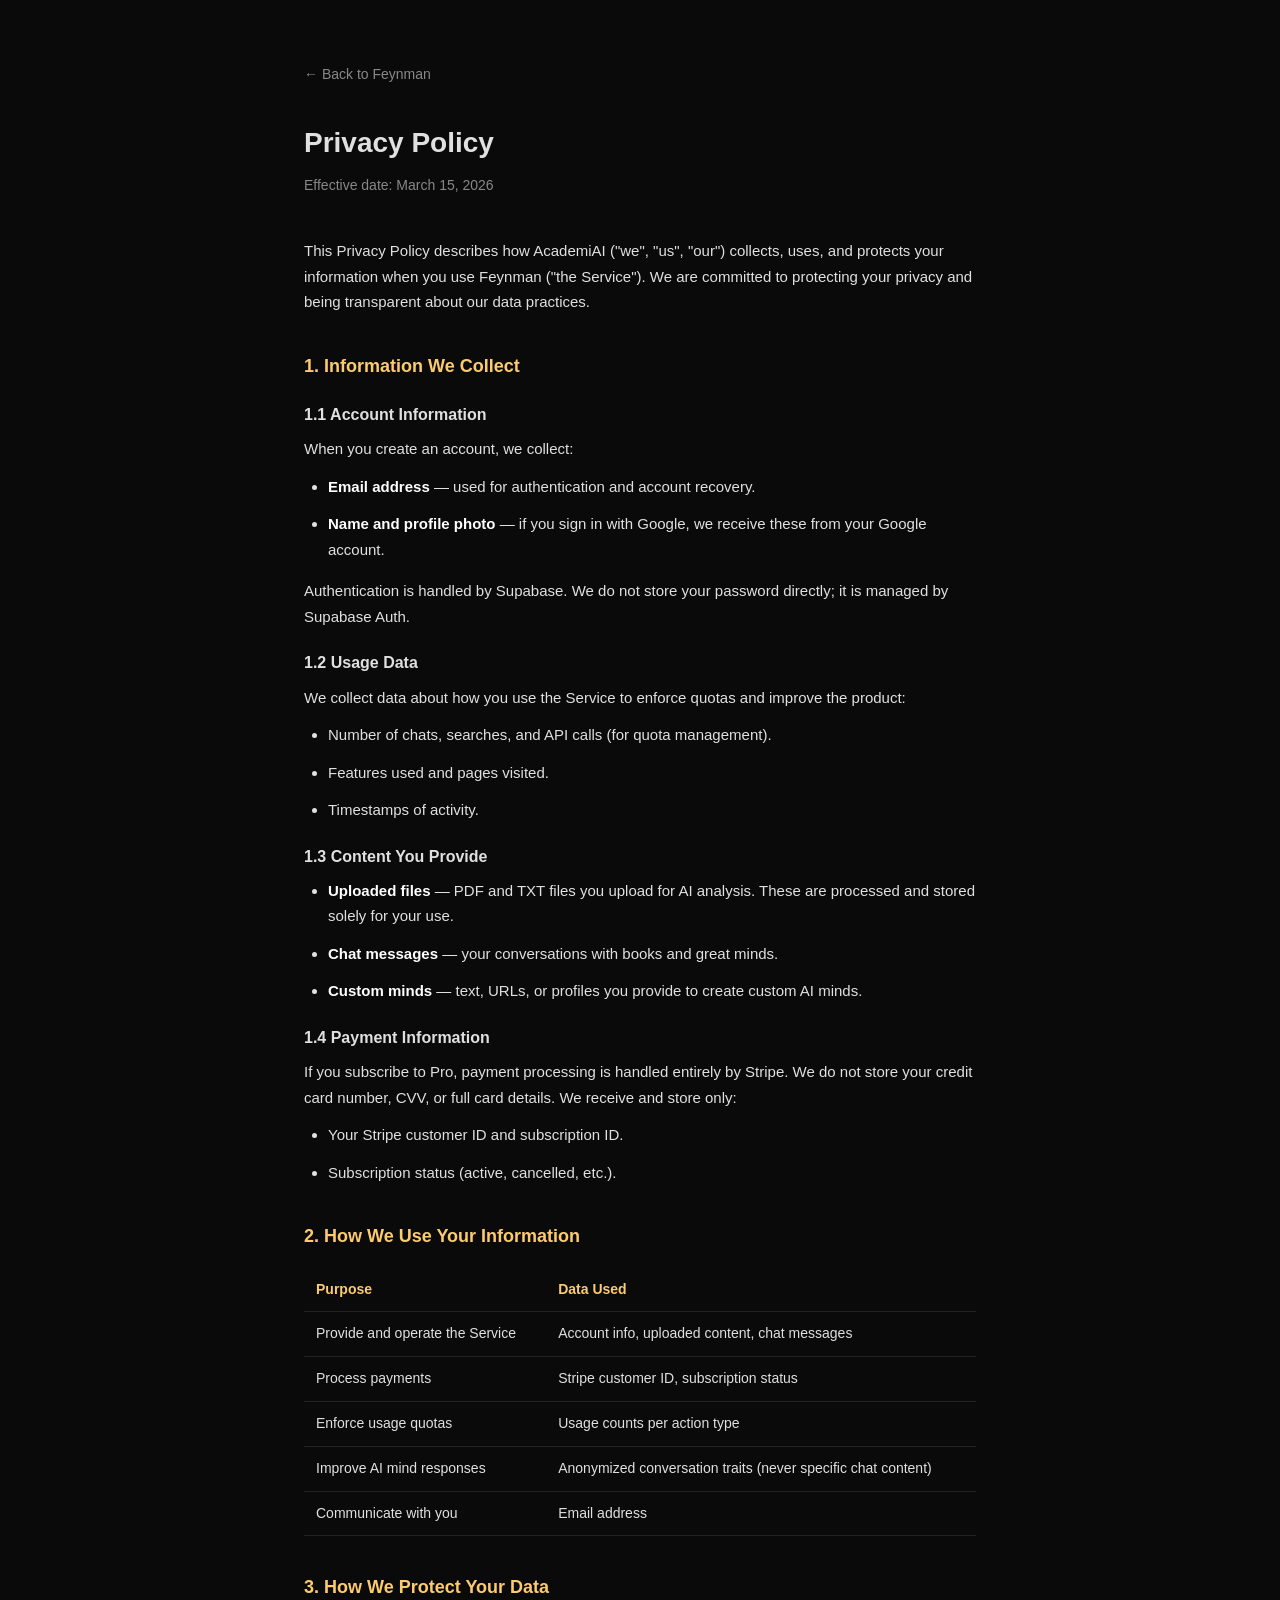
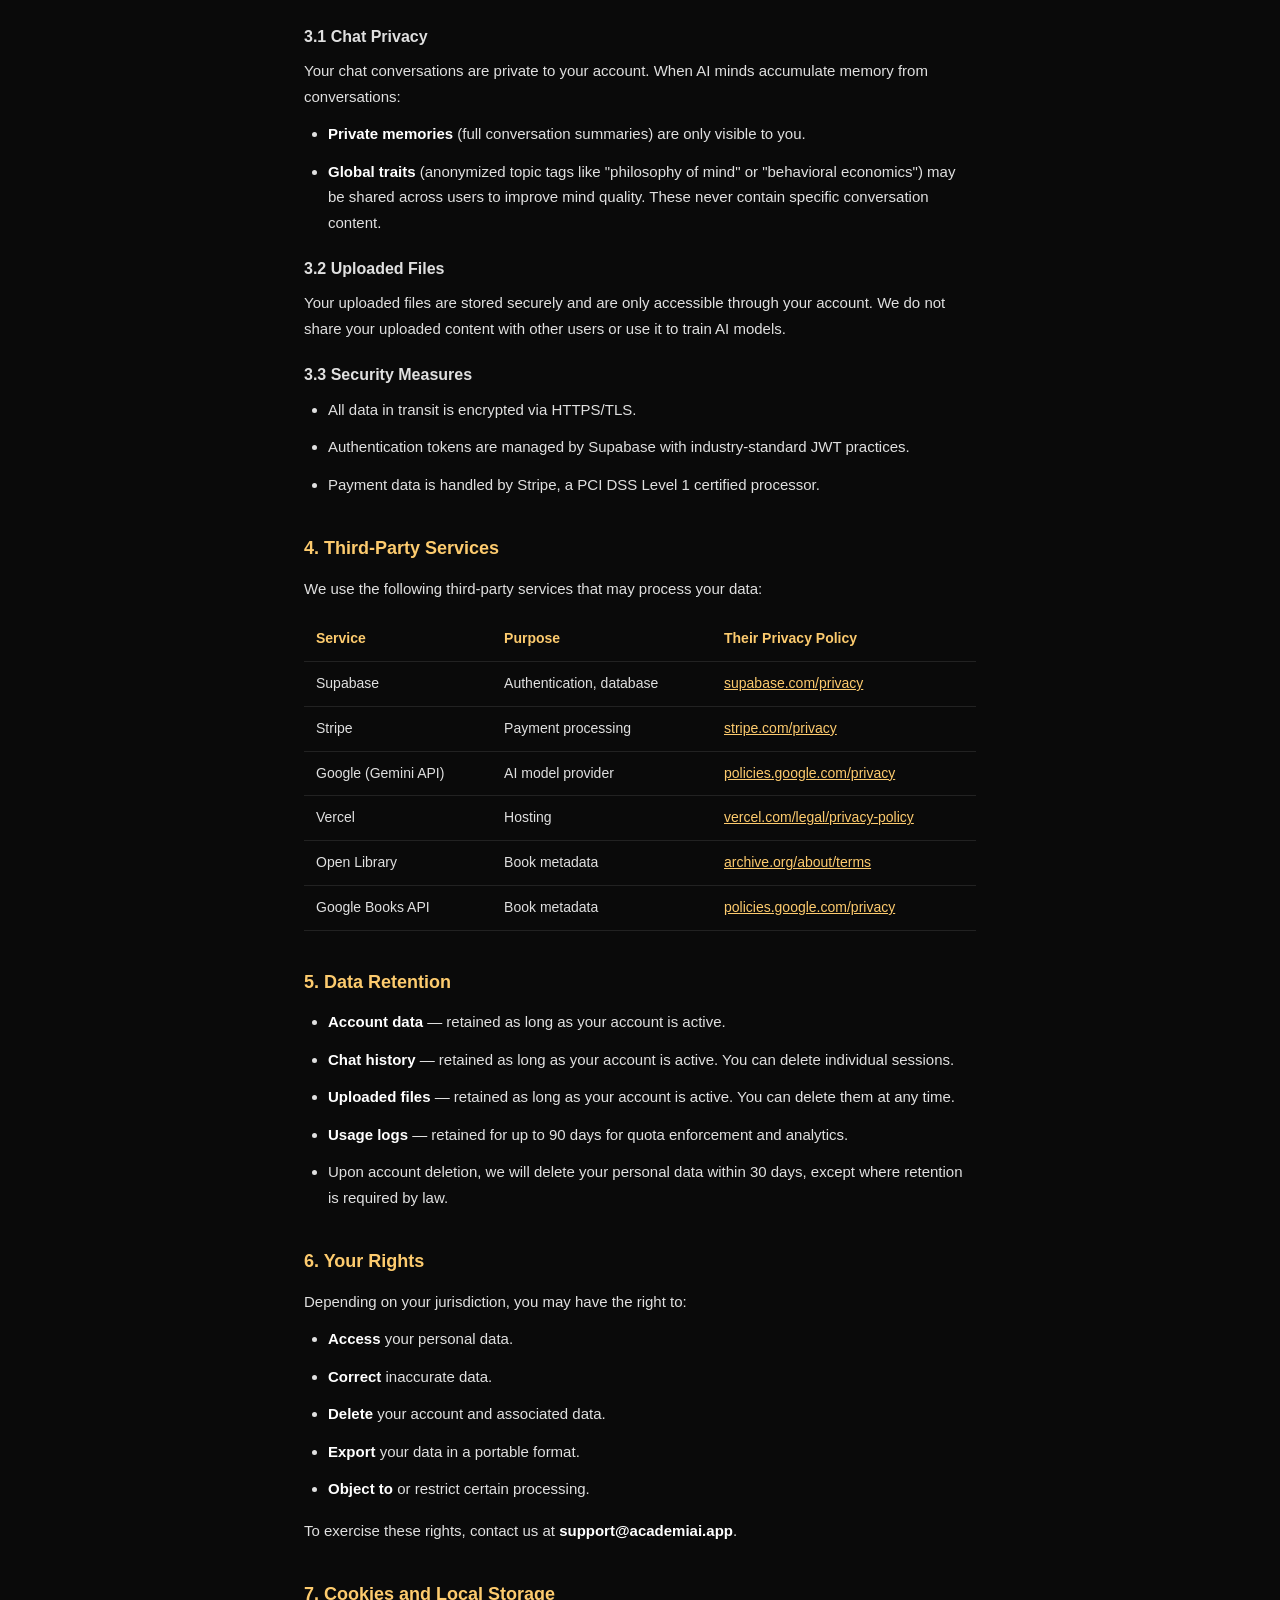
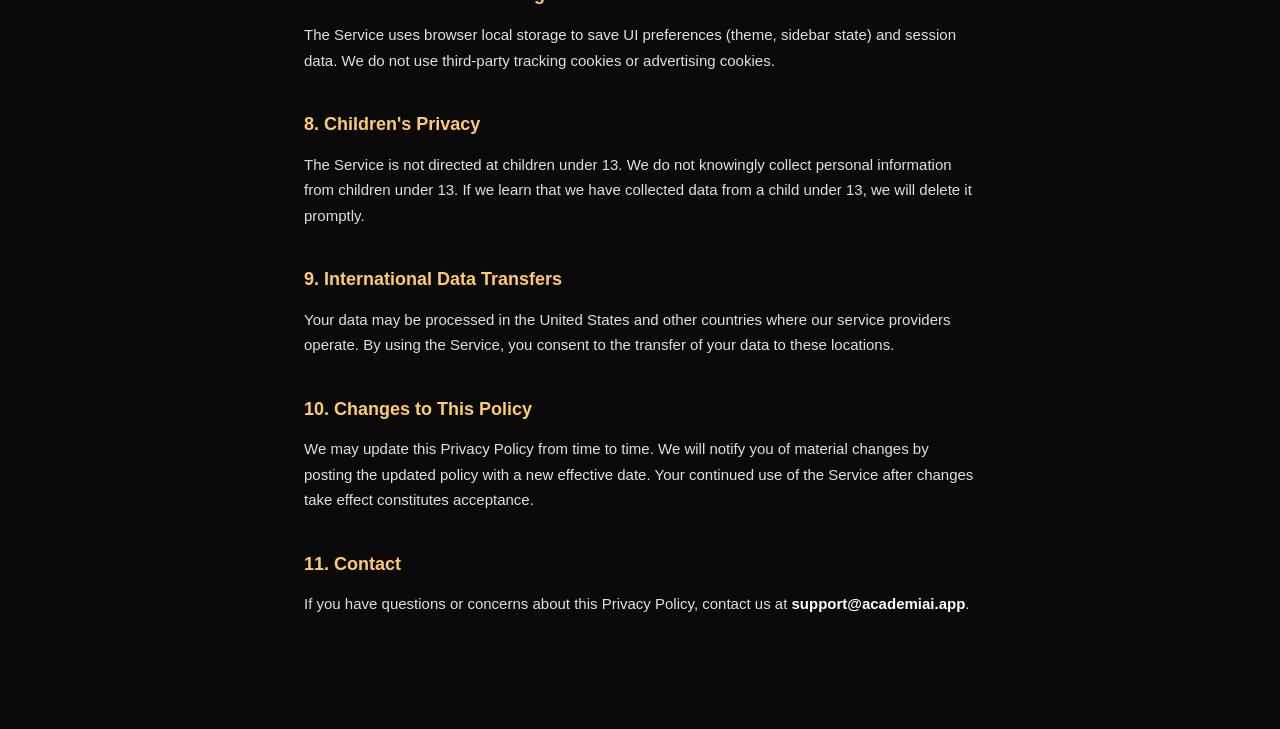
<file: app/static/privacy.html>
<!DOCTYPE html>
<html lang="en">
<head>
<meta charset="UTF-8">
<meta name="viewport" content="width=device-width, initial-scale=1.0">
<title>Privacy Policy — Feynman</title>
<style>
  :root { --bg: #0a0a0a; --fg: #e0e0e0; --muted: #888; --accent: #FDCB6E; --card: #141414; --border: #222; }
  * { margin: 0; padding: 0; box-sizing: border-box; }
  body { font-family: -apple-system, BlinkMacSystemFont, 'Segoe UI', sans-serif; background: var(--bg); color: var(--fg); line-height: 1.7; }
  .legal { max-width: 720px; margin: 0 auto; padding: 60px 24px 100px; }
  .legal-back { display: inline-block; margin-bottom: 32px; color: var(--muted); text-decoration: none; font-size: 14px; }
  .legal-back:hover { color: var(--fg); }
  h1 { font-size: 28px; font-weight: 700; margin-bottom: 8px; }
  .legal-date { color: var(--muted); font-size: 14px; margin-bottom: 40px; }
  h2 { font-size: 18px; font-weight: 600; margin: 36px 0 12px; color: var(--accent); }
  h3 { font-size: 16px; font-weight: 600; margin: 20px 0 8px; }
  p, li { font-size: 15px; margin-bottom: 12px; }
  ul, ol { padding-left: 24px; margin-bottom: 16px; }
  a { color: var(--accent); }
  strong { color: #fff; }
  table { width: 100%; border-collapse: collapse; margin: 16px 0; font-size: 14px; }
  th, td { text-align: left; padding: 10px 12px; border-bottom: 1px solid var(--border); }
  th { color: var(--accent); font-weight: 600; }
</style>
</head>
<body>
<div class="legal">
<a class="legal-back" href="/">&larr; Back to Feynman</a>
<h1>Privacy Policy</h1>
<p class="legal-date">Effective date: March 15, 2026</p>

<p>This Privacy Policy describes how AcademiAI ("we", "us", "our") collects, uses, and protects your information when you use Feynman ("the Service"). We are committed to protecting your privacy and being transparent about our data practices.</p>

<h2>1. Information We Collect</h2>

<h3>1.1 Account Information</h3>
<p>When you create an account, we collect:</p>
<ul>
  <li><strong>Email address</strong> — used for authentication and account recovery.</li>
  <li><strong>Name and profile photo</strong> — if you sign in with Google, we receive these from your Google account.</li>
</ul>
<p>Authentication is handled by Supabase. We do not store your password directly; it is managed by Supabase Auth.</p>

<h3>1.2 Usage Data</h3>
<p>We collect data about how you use the Service to enforce quotas and improve the product:</p>
<ul>
  <li>Number of chats, searches, and API calls (for quota management).</li>
  <li>Features used and pages visited.</li>
  <li>Timestamps of activity.</li>
</ul>

<h3>1.3 Content You Provide</h3>
<ul>
  <li><strong>Uploaded files</strong> — PDF and TXT files you upload for AI analysis. These are processed and stored solely for your use.</li>
  <li><strong>Chat messages</strong> — your conversations with books and great minds.</li>
  <li><strong>Custom minds</strong> — text, URLs, or profiles you provide to create custom AI minds.</li>
</ul>

<h3>1.4 Payment Information</h3>
<p>If you subscribe to Pro, payment processing is handled entirely by Stripe. We do not store your credit card number, CVV, or full card details. We receive and store only:</p>
<ul>
  <li>Your Stripe customer ID and subscription ID.</li>
  <li>Subscription status (active, cancelled, etc.).</li>
</ul>

<h2>2. How We Use Your Information</h2>
<table>
  <tr><th>Purpose</th><th>Data Used</th></tr>
  <tr><td>Provide and operate the Service</td><td>Account info, uploaded content, chat messages</td></tr>
  <tr><td>Process payments</td><td>Stripe customer ID, subscription status</td></tr>
  <tr><td>Enforce usage quotas</td><td>Usage counts per action type</td></tr>
  <tr><td>Improve AI mind responses</td><td>Anonymized conversation traits (never specific chat content)</td></tr>
  <tr><td>Communicate with you</td><td>Email address</td></tr>
</table>

<h2>3. How We Protect Your Data</h2>

<h3>3.1 Chat Privacy</h3>
<p>Your chat conversations are private to your account. When AI minds accumulate memory from conversations:</p>
<ul>
  <li><strong>Private memories</strong> (full conversation summaries) are only visible to you.</li>
  <li><strong>Global traits</strong> (anonymized topic tags like "philosophy of mind" or "behavioral economics") may be shared across users to improve mind quality. These never contain specific conversation content.</li>
</ul>

<h3>3.2 Uploaded Files</h3>
<p>Your uploaded files are stored securely and are only accessible through your account. We do not share your uploaded content with other users or use it to train AI models.</p>

<h3>3.3 Security Measures</h3>
<ul>
  <li>All data in transit is encrypted via HTTPS/TLS.</li>
  <li>Authentication tokens are managed by Supabase with industry-standard JWT practices.</li>
  <li>Payment data is handled by Stripe, a PCI DSS Level 1 certified processor.</li>
</ul>

<h2>4. Third-Party Services</h2>
<p>We use the following third-party services that may process your data:</p>
<table>
  <tr><th>Service</th><th>Purpose</th><th>Their Privacy Policy</th></tr>
  <tr><td>Supabase</td><td>Authentication, database</td><td><a href="https://supabase.com/privacy" target="_blank">supabase.com/privacy</a></td></tr>
  <tr><td>Stripe</td><td>Payment processing</td><td><a href="https://stripe.com/privacy" target="_blank">stripe.com/privacy</a></td></tr>
  <tr><td>Google (Gemini API)</td><td>AI model provider</td><td><a href="https://policies.google.com/privacy" target="_blank">policies.google.com/privacy</a></td></tr>
  <tr><td>Vercel</td><td>Hosting</td><td><a href="https://vercel.com/legal/privacy-policy" target="_blank">vercel.com/legal/privacy-policy</a></td></tr>
  <tr><td>Open Library</td><td>Book metadata</td><td><a href="https://archive.org/about/terms.php" target="_blank">archive.org/about/terms</a></td></tr>
  <tr><td>Google Books API</td><td>Book metadata</td><td><a href="https://policies.google.com/privacy" target="_blank">policies.google.com/privacy</a></td></tr>
</table>

<h2>5. Data Retention</h2>
<ul>
  <li><strong>Account data</strong> — retained as long as your account is active.</li>
  <li><strong>Chat history</strong> — retained as long as your account is active. You can delete individual sessions.</li>
  <li><strong>Uploaded files</strong> — retained as long as your account is active. You can delete them at any time.</li>
  <li><strong>Usage logs</strong> — retained for up to 90 days for quota enforcement and analytics.</li>
  <li>Upon account deletion, we will delete your personal data within 30 days, except where retention is required by law.</li>
</ul>

<h2>6. Your Rights</h2>
<p>Depending on your jurisdiction, you may have the right to:</p>
<ul>
  <li><strong>Access</strong> your personal data.</li>
  <li><strong>Correct</strong> inaccurate data.</li>
  <li><strong>Delete</strong> your account and associated data.</li>
  <li><strong>Export</strong> your data in a portable format.</li>
  <li><strong>Object to</strong> or restrict certain processing.</li>
</ul>
<p>To exercise these rights, contact us at <strong>support@academiai.app</strong>.</p>

<h2>7. Cookies and Local Storage</h2>
<p>The Service uses browser local storage to save UI preferences (theme, sidebar state) and session data. We do not use third-party tracking cookies or advertising cookies.</p>

<h2>8. Children's Privacy</h2>
<p>The Service is not directed at children under 13. We do not knowingly collect personal information from children under 13. If we learn that we have collected data from a child under 13, we will delete it promptly.</p>

<h2>9. International Data Transfers</h2>
<p>Your data may be processed in the United States and other countries where our service providers operate. By using the Service, you consent to the transfer of your data to these locations.</p>

<h2>10. Changes to This Policy</h2>
<p>We may update this Privacy Policy from time to time. We will notify you of material changes by posting the updated policy with a new effective date. Your continued use of the Service after changes take effect constitutes acceptance.</p>

<h2>11. Contact</h2>
<p>If you have questions or concerns about this Privacy Policy, contact us at <strong>support@academiai.app</strong>.</p>
</div>
</body>
</html>
</file>
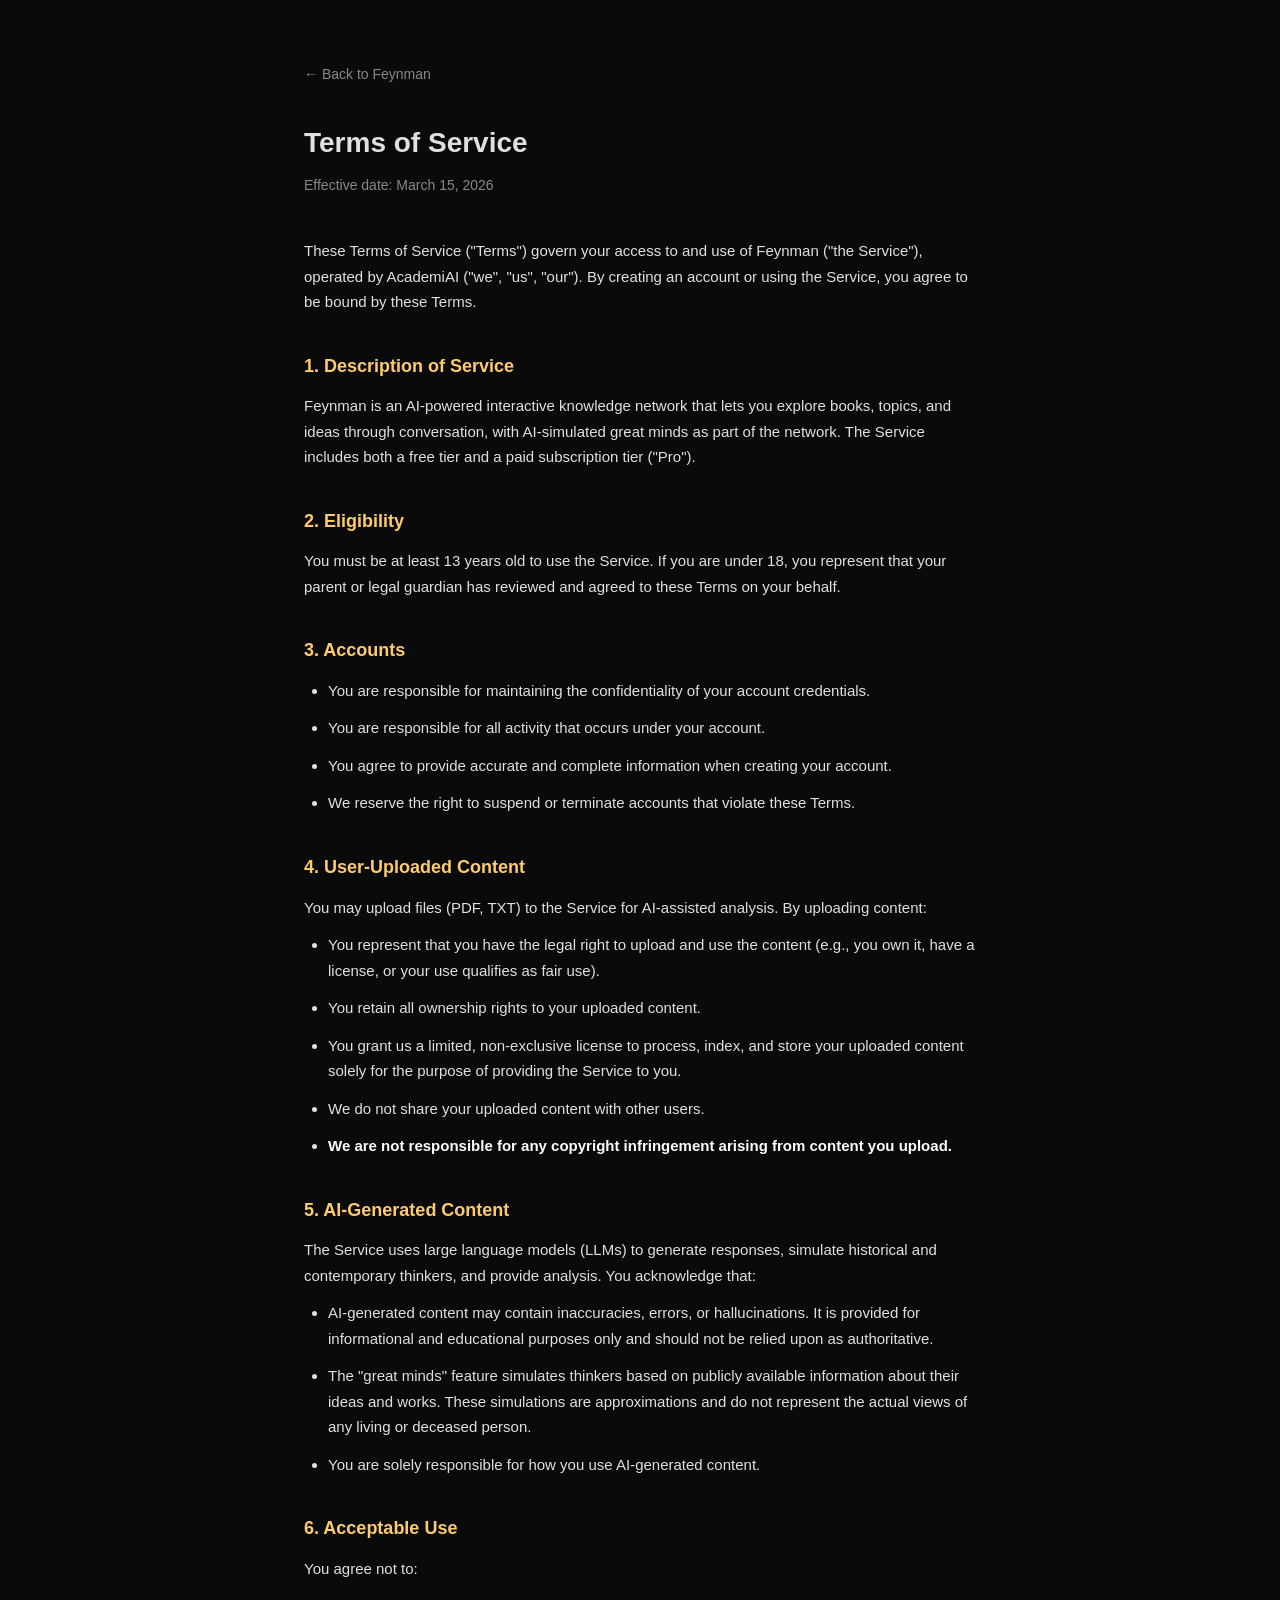
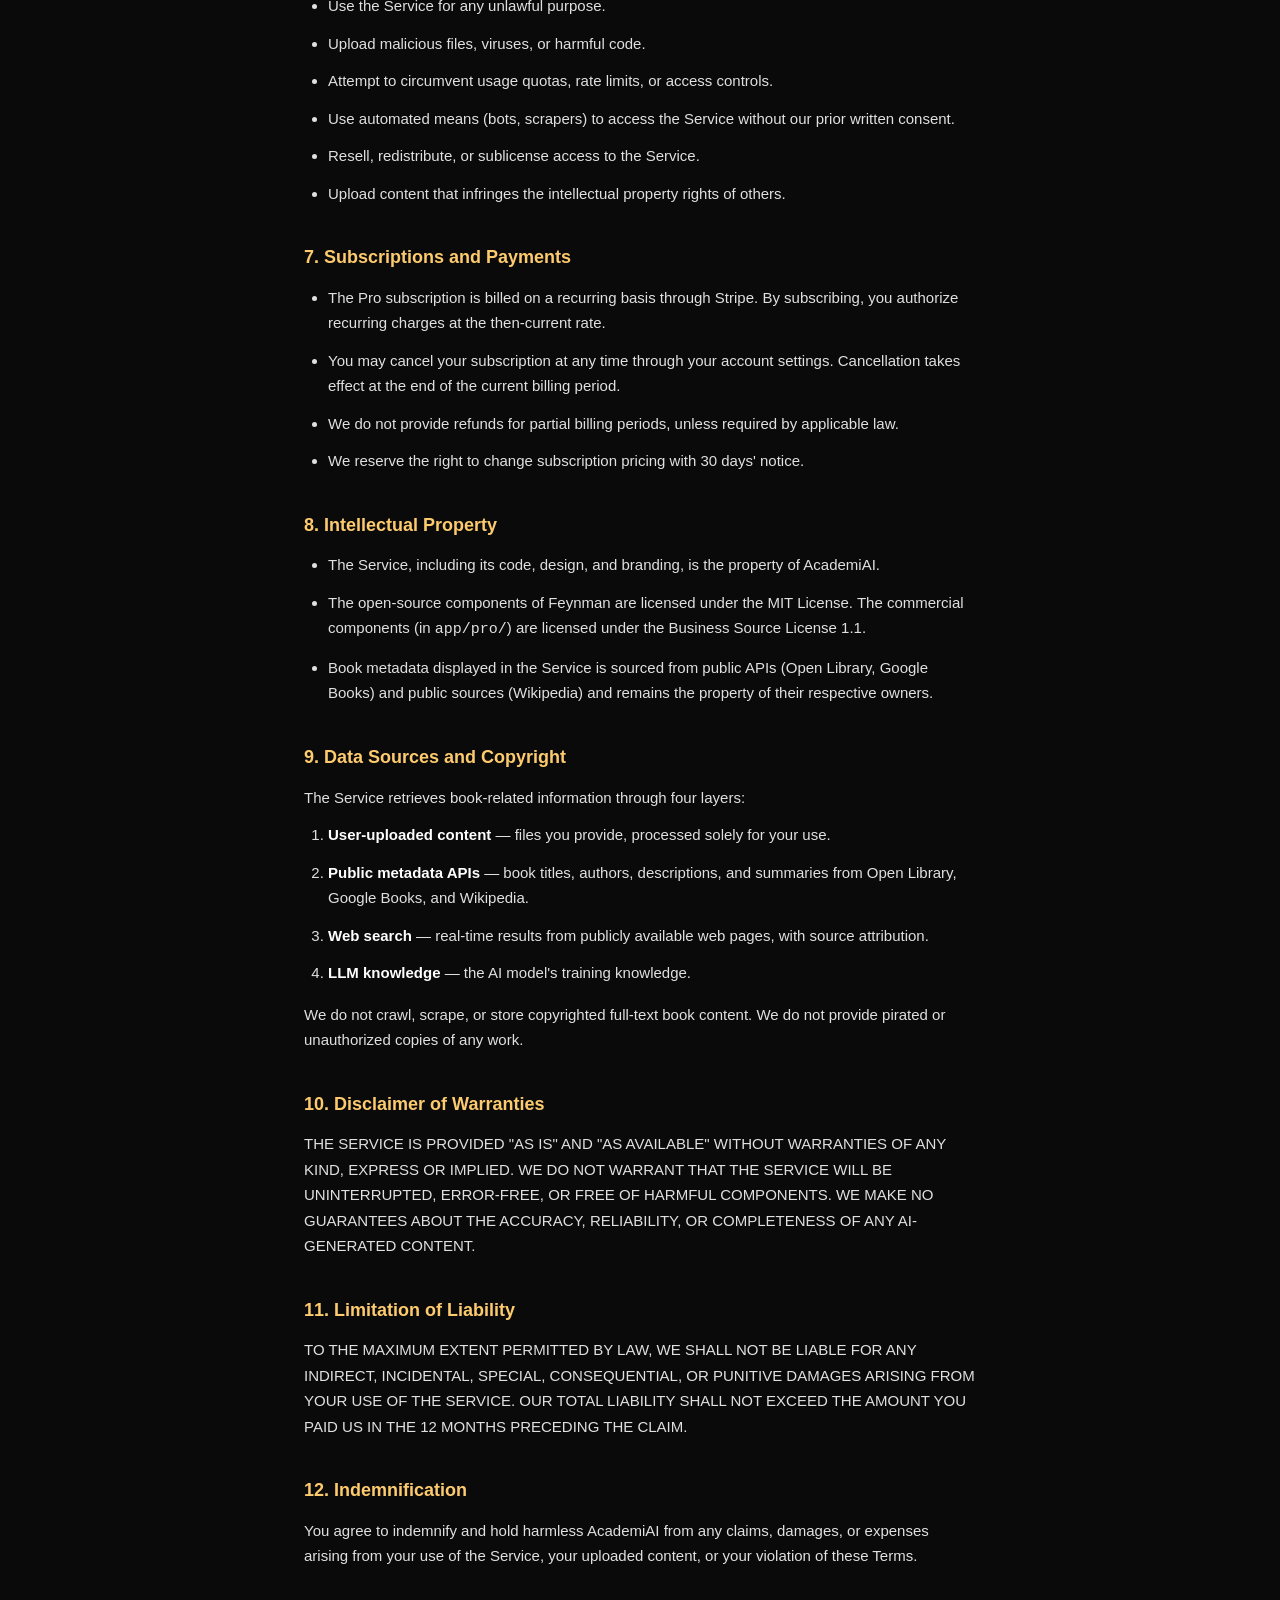
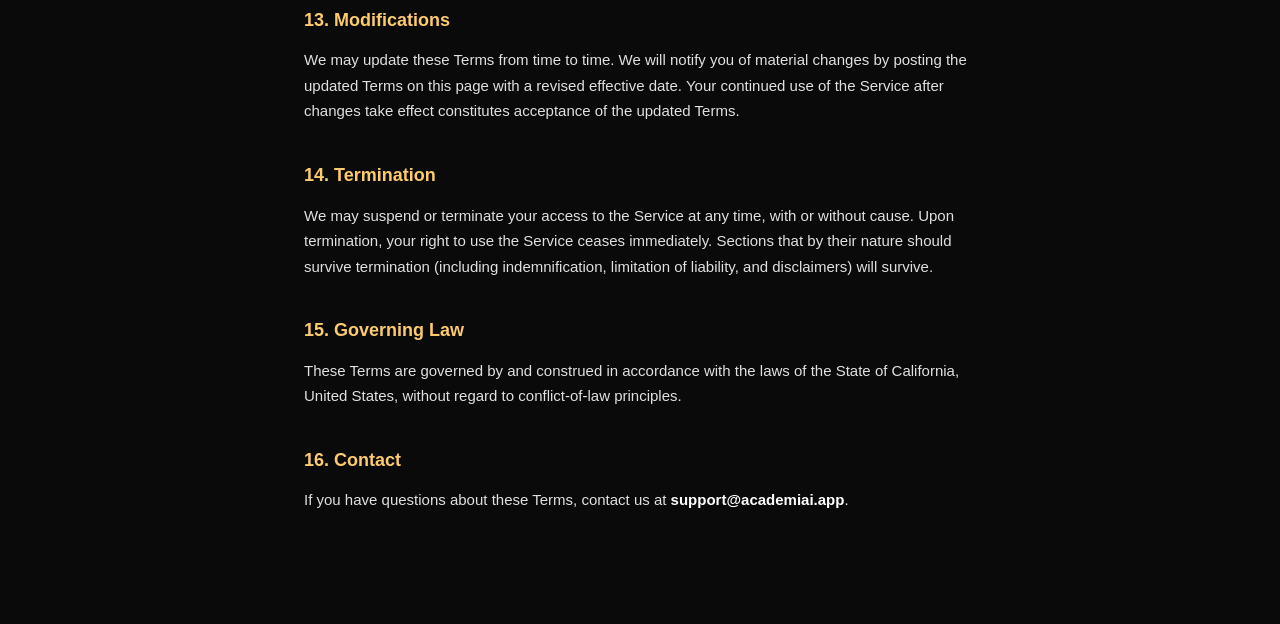
<file: app/static/terms.html>
<!DOCTYPE html>
<html lang="en">
<head>
<meta charset="UTF-8">
<meta name="viewport" content="width=device-width, initial-scale=1.0">
<title>Terms of Service — Feynman</title>
<style>
  :root { --bg: #0a0a0a; --fg: #e0e0e0; --muted: #888; --accent: #FDCB6E; --card: #141414; --border: #222; }
  * { margin: 0; padding: 0; box-sizing: border-box; }
  body { font-family: -apple-system, BlinkMacSystemFont, 'Segoe UI', sans-serif; background: var(--bg); color: var(--fg); line-height: 1.7; }
  .legal { max-width: 720px; margin: 0 auto; padding: 60px 24px 100px; }
  .legal-back { display: inline-block; margin-bottom: 32px; color: var(--muted); text-decoration: none; font-size: 14px; }
  .legal-back:hover { color: var(--fg); }
  h1 { font-size: 28px; font-weight: 700; margin-bottom: 8px; }
  .legal-date { color: var(--muted); font-size: 14px; margin-bottom: 40px; }
  h2 { font-size: 18px; font-weight: 600; margin: 36px 0 12px; color: var(--accent); }
  p, li { font-size: 15px; margin-bottom: 12px; }
  ul, ol { padding-left: 24px; margin-bottom: 16px; }
  a { color: var(--accent); }
  strong { color: #fff; }
</style>
</head>
<body>
<div class="legal">
<a class="legal-back" href="/">&larr; Back to Feynman</a>
<h1>Terms of Service</h1>
<p class="legal-date">Effective date: March 15, 2026</p>

<p>These Terms of Service ("Terms") govern your access to and use of Feynman ("the Service"), operated by AcademiAI ("we", "us", "our"). By creating an account or using the Service, you agree to be bound by these Terms.</p>

<h2>1. Description of Service</h2>
<p>Feynman is an AI-powered interactive knowledge network that lets you explore books, topics, and ideas through conversation, with AI-simulated great minds as part of the network. The Service includes both a free tier and a paid subscription tier ("Pro").</p>

<h2>2. Eligibility</h2>
<p>You must be at least 13 years old to use the Service. If you are under 18, you represent that your parent or legal guardian has reviewed and agreed to these Terms on your behalf.</p>

<h2>3. Accounts</h2>
<ul>
  <li>You are responsible for maintaining the confidentiality of your account credentials.</li>
  <li>You are responsible for all activity that occurs under your account.</li>
  <li>You agree to provide accurate and complete information when creating your account.</li>
  <li>We reserve the right to suspend or terminate accounts that violate these Terms.</li>
</ul>

<h2>4. User-Uploaded Content</h2>
<p>You may upload files (PDF, TXT) to the Service for AI-assisted analysis. By uploading content:</p>
<ul>
  <li>You represent that you have the legal right to upload and use the content (e.g., you own it, have a license, or your use qualifies as fair use).</li>
  <li>You retain all ownership rights to your uploaded content.</li>
  <li>You grant us a limited, non-exclusive license to process, index, and store your uploaded content solely for the purpose of providing the Service to you.</li>
  <li>We do not share your uploaded content with other users.</li>
  <li><strong>We are not responsible for any copyright infringement arising from content you upload.</strong></li>
</ul>

<h2>5. AI-Generated Content</h2>
<p>The Service uses large language models (LLMs) to generate responses, simulate historical and contemporary thinkers, and provide analysis. You acknowledge that:</p>
<ul>
  <li>AI-generated content may contain inaccuracies, errors, or hallucinations. It is provided for informational and educational purposes only and should not be relied upon as authoritative.</li>
  <li>The "great minds" feature simulates thinkers based on publicly available information about their ideas and works. These simulations are approximations and do not represent the actual views of any living or deceased person.</li>
  <li>You are solely responsible for how you use AI-generated content.</li>
</ul>

<h2>6. Acceptable Use</h2>
<p>You agree not to:</p>
<ul>
  <li>Use the Service for any unlawful purpose.</li>
  <li>Upload malicious files, viruses, or harmful code.</li>
  <li>Attempt to circumvent usage quotas, rate limits, or access controls.</li>
  <li>Use automated means (bots, scrapers) to access the Service without our prior written consent.</li>
  <li>Resell, redistribute, or sublicense access to the Service.</li>
  <li>Upload content that infringes the intellectual property rights of others.</li>
</ul>

<h2>7. Subscriptions and Payments</h2>
<ul>
  <li>The Pro subscription is billed on a recurring basis through Stripe. By subscribing, you authorize recurring charges at the then-current rate.</li>
  <li>You may cancel your subscription at any time through your account settings. Cancellation takes effect at the end of the current billing period.</li>
  <li>We do not provide refunds for partial billing periods, unless required by applicable law.</li>
  <li>We reserve the right to change subscription pricing with 30 days' notice.</li>
</ul>

<h2>8. Intellectual Property</h2>
<ul>
  <li>The Service, including its code, design, and branding, is the property of AcademiAI.</li>
  <li>The open-source components of Feynman are licensed under the MIT License. The commercial components (in <code>app/pro/</code>) are licensed under the Business Source License 1.1.</li>
  <li>Book metadata displayed in the Service is sourced from public APIs (Open Library, Google Books) and public sources (Wikipedia) and remains the property of their respective owners.</li>
</ul>

<h2>9. Data Sources and Copyright</h2>
<p>The Service retrieves book-related information through four layers:</p>
<ol>
  <li><strong>User-uploaded content</strong> — files you provide, processed solely for your use.</li>
  <li><strong>Public metadata APIs</strong> — book titles, authors, descriptions, and summaries from Open Library, Google Books, and Wikipedia.</li>
  <li><strong>Web search</strong> — real-time results from publicly available web pages, with source attribution.</li>
  <li><strong>LLM knowledge</strong> — the AI model's training knowledge.</li>
</ol>
<p>We do not crawl, scrape, or store copyrighted full-text book content. We do not provide pirated or unauthorized copies of any work.</p>

<h2>10. Disclaimer of Warranties</h2>
<p>THE SERVICE IS PROVIDED "AS IS" AND "AS AVAILABLE" WITHOUT WARRANTIES OF ANY KIND, EXPRESS OR IMPLIED. WE DO NOT WARRANT THAT THE SERVICE WILL BE UNINTERRUPTED, ERROR-FREE, OR FREE OF HARMFUL COMPONENTS. WE MAKE NO GUARANTEES ABOUT THE ACCURACY, RELIABILITY, OR COMPLETENESS OF ANY AI-GENERATED CONTENT.</p>

<h2>11. Limitation of Liability</h2>
<p>TO THE MAXIMUM EXTENT PERMITTED BY LAW, WE SHALL NOT BE LIABLE FOR ANY INDIRECT, INCIDENTAL, SPECIAL, CONSEQUENTIAL, OR PUNITIVE DAMAGES ARISING FROM YOUR USE OF THE SERVICE. OUR TOTAL LIABILITY SHALL NOT EXCEED THE AMOUNT YOU PAID US IN THE 12 MONTHS PRECEDING THE CLAIM.</p>

<h2>12. Indemnification</h2>
<p>You agree to indemnify and hold harmless AcademiAI from any claims, damages, or expenses arising from your use of the Service, your uploaded content, or your violation of these Terms.</p>

<h2>13. Modifications</h2>
<p>We may update these Terms from time to time. We will notify you of material changes by posting the updated Terms on this page with a revised effective date. Your continued use of the Service after changes take effect constitutes acceptance of the updated Terms.</p>

<h2>14. Termination</h2>
<p>We may suspend or terminate your access to the Service at any time, with or without cause. Upon termination, your right to use the Service ceases immediately. Sections that by their nature should survive termination (including indemnification, limitation of liability, and disclaimers) will survive.</p>

<h2>15. Governing Law</h2>
<p>These Terms are governed by and construed in accordance with the laws of the State of California, United States, without regard to conflict-of-law principles.</p>

<h2>16. Contact</h2>
<p>If you have questions about these Terms, contact us at <strong>support@academiai.app</strong>.</p>
</div>
</body>
</html>
</file>
